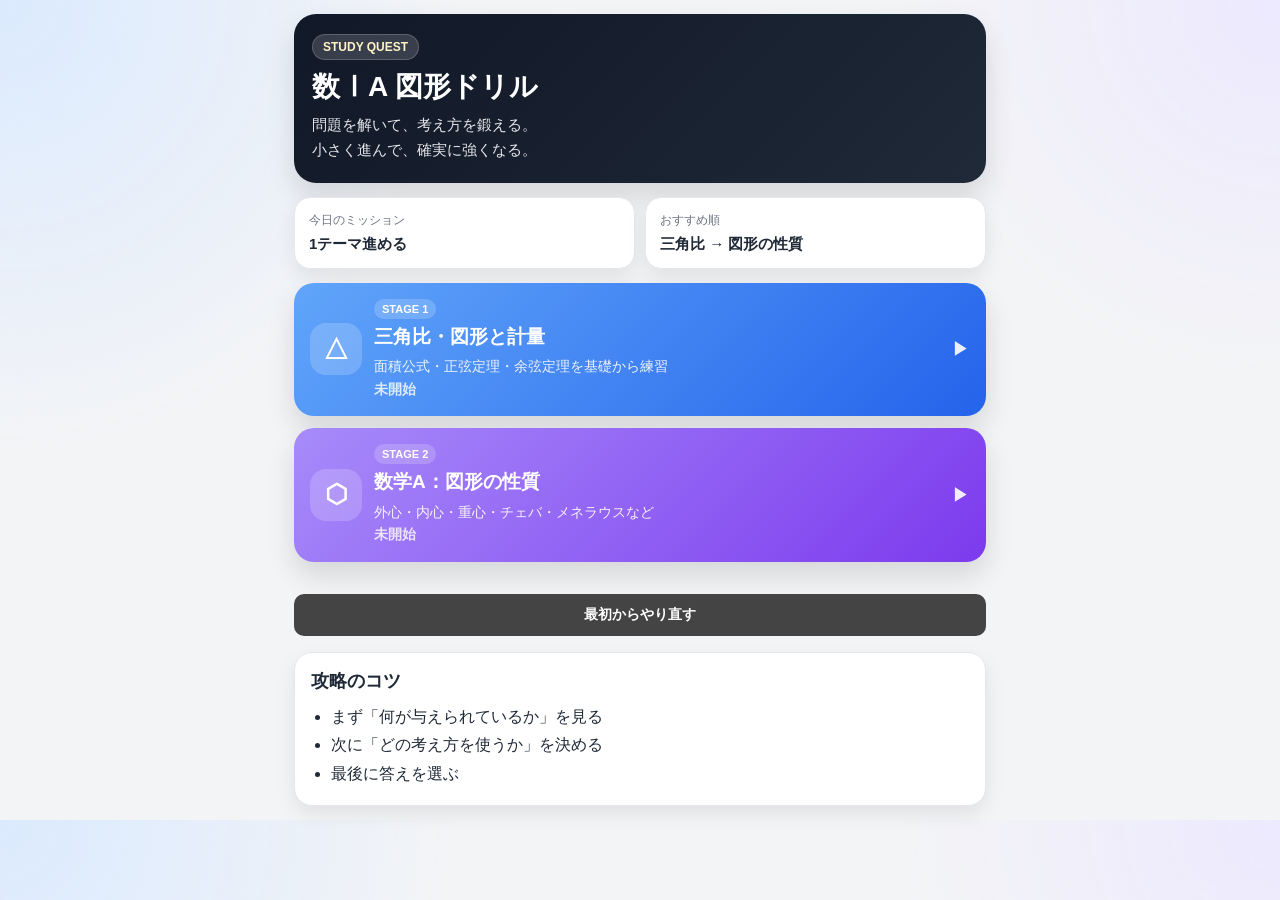
<file: index.html>
<!DOCTYPE html>
<html lang="ja">
<head>
  <meta charset="UTF-8">
  <meta name="viewport" content="width=device-width, initial-scale=1.0">
  <title>数ⅠA 図形ドリル</title>
  <link rel="stylesheet" href="./css/style.css">
</head>

<body class="theme-home">
  <main class="home">

    <header class="hero-header">
      <div class="hero-badge">STUDY QUEST</div>
      <h1>数ⅠA 図形ドリル</h1>
      <p class="hero-text">
        問題を解いて、考え方を鍛える。<br>
        小さく進んで、確実に強くなる。
      </p>
    </header>

    <section class="status-panel">
      <div class="status-card">
        <div class="status-label">今日のミッション</div>
        <div class="status-value">1テーマ進める</div>
      </div>

      <div class="status-card">
        <div class="status-label">おすすめ順</div>
        <div class="status-value">三角比 → 図形の性質</div>
      </div>
    </section>

    <section class="menu-grid">

      <a class="menu-card sankaku" href="./sankakuhi.html">
        <div class="card-icon">△</div>
        <div class="card-body">
          <div class="card-tag">STAGE 1</div>
          <h2>三角比・図形と計量</h2>
          <p>面積公式・正弦定理・余弦定理を基礎から練習</p>
          <p class="resume-text" id="resume-sankaku"></p>
        </div>
        <div class="card-arrow">▶</div>
      </a>
      <a class="menu-card zukei" href="./zukei-a.html">
        <div class="card-icon">⬡</div>
        <div class="card-body">
          <div class="card-tag">STAGE 2</div>
          <h2>数学A：図形の性質</h2>
          <p>外心・内心・重心・チェバ・メネラウスなど</p>
          <p class="resume-text" id="resume-zukei"></p>
        </div>
        <div class="card-arrow">▶</div>
      </a>
<button id="reset-all" class="reset-button">
  最初からやり直す
</button>
    </section>

    <section class="tip-panel">
      <h3>攻略のコツ</h3>
      <ul>
        <li>まず「何が与えられているか」を見る</li>
        <li>次に「どの考え方を使うか」を決める</li>
        <li>最後に答えを選ぶ</li>
      </ul>
    </section>

  </main>
  <script src="./js/home-progress.js"></script>
</body>
</html>
</file>
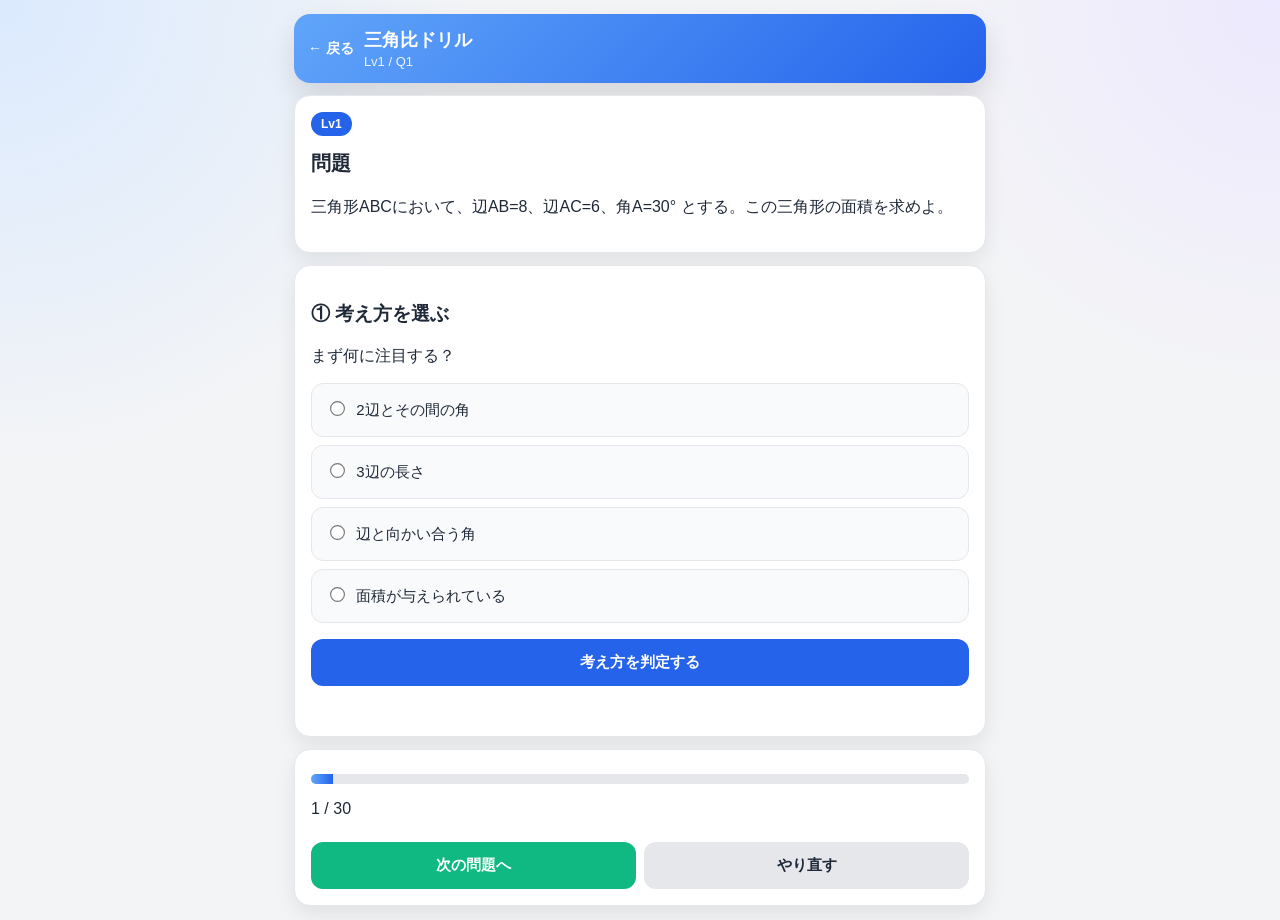
<file: sankakuhi.html>
<!DOCTYPE html>
<html lang="ja">
<head>
  <meta charset="UTF-8">
</title>  <meta name="viewport" content="width=device-width, initial-scale=1.0">
  <link rel="stylesheet" href="./css/style.css">
</head>

<body class="theme-sankaku">

  <main class="app-shell">

    <!-- ヘッダー -->
    <header class="topbar">
      <a class="back-link" href="./index.html">← 戻る</a>
      <div>
        <h1>三角比ドリル</h1>
        <p id="metaText">Lv1 / Q1</p>
      </div>
    </header>

    <!-- 問題 -->
    <section class="card question-card">
      <div class="pill" id="levelBadge">Lv1</div>
      <h2 id="questionTitle">問題</h2>
      <p id="questionText"></p>
    </section>

    <!-- 思考 -->
    <section class="card">
      <h3>① 考え方を選ぶ</h3>
      <p id="thinkingPrompt"></p>
      <div id="thinkingChoices" class="choice-list"></div>

      <button id="checkThinkingBtn" class="btn primary">
        考え方を判定する
      </button>

      <div id="thinkingResult" class="feedback"></div>
    </section>

    <!-- 答え -->
    <section class="card hidden" id="answerSection">
      <h3>② 答えを選ぶ</h3>
      <p id="answerPrompt"></p>
      <div id="answerChoices" class="choice-list"></div>

      <button id="checkAnswerBtn" class="btn primary">
        答えを判定する
      </button>

      <div id="answerResult" class="feedback"></div>
    </section>

    <!-- 進捗・操作 -->
    <section class="card footer-card">

      <div class="progress-wrap">
        <div class="progress-bar">
          <div id="progressFill" class="progress-fill"></div>
        </div>
        <p id="progressText">1 / 30</p>
      </div>

      <div class="button-row">
        <button id="nextBtn" class="btn secondary" disabled>
          次の問題へ
        </button>

        <button id="resetBtn" class="btn ghost">
          やり直す
        </button>
      </div>

    </section>

  </main>

  <!-- JS（順番重要） -->
  <script src="./js/questions-sankakuhi.js"></script>
  <script src="./js/app-sankakuhi.js"></script>

</body>
</html>
</file>
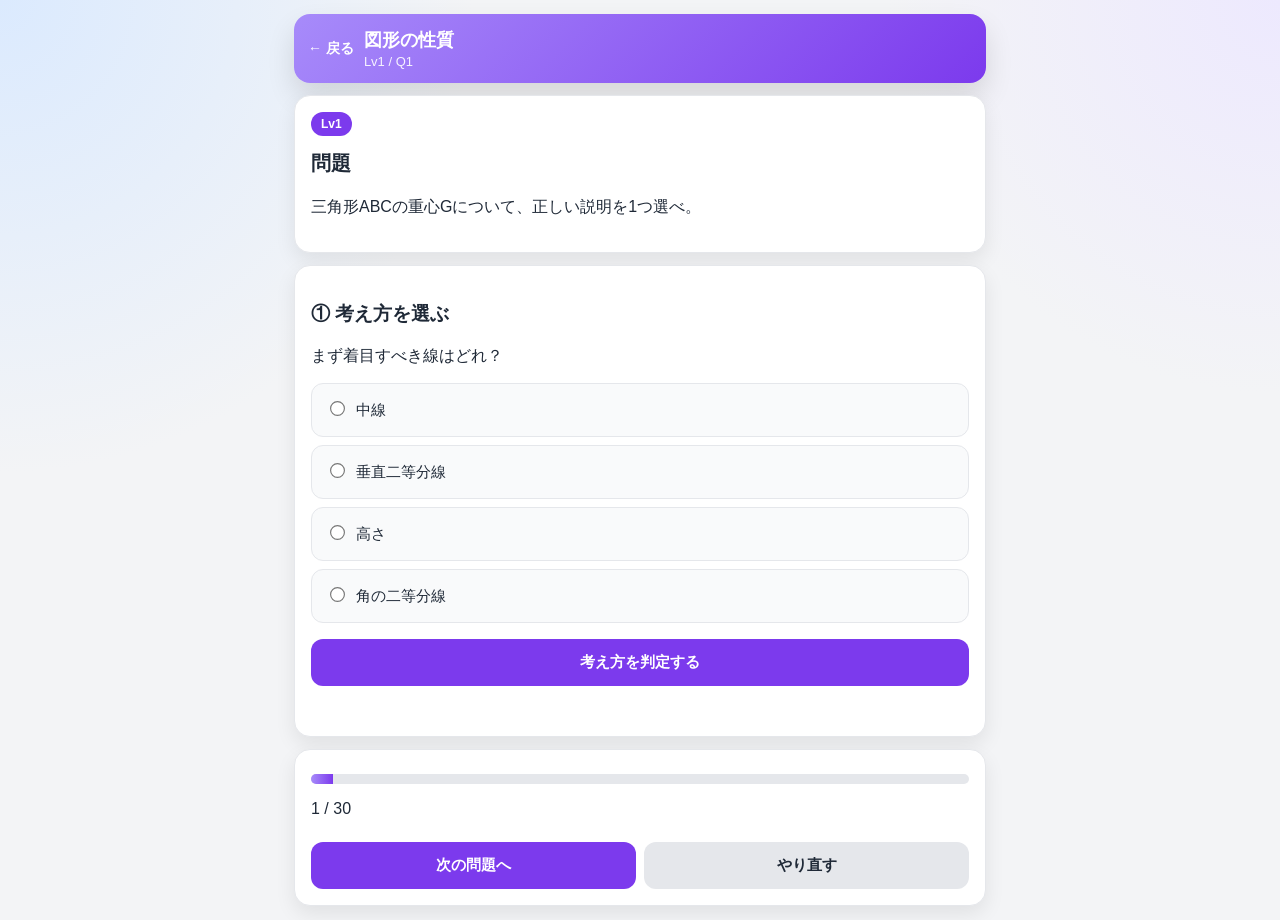
<file: zukei-a.html>
<!DOCTYPE html>
<html lang="ja">
<head>
  <meta charset="UTF-8">
  <meta name="viewport" content数学A 図形の性質</title>  <meta name="viewport" content="width=device-width, initial-scale=1.0">
  <link rel="stylesheet" href="./css/style.css">
</head>

<body class="theme-zukei">

  <main class="app-shell">

    <!-- ヘッダー -->
    <header class="topbar">
      <a href="./index.html" class="back-link">← 戻る</a>
      <div>
        <h1>図形の性質</h1>
        <p id="metaText">Lv1 / Q1</p>
      </div>
    </header>

    <!-- 問題カード -->
    <section class="card question-card">
      <div class="pill" id="levelBadge">Lv1</div>
      <h2 id="questionTitle">問題</h2>
      <p id="questionText"></p>
    </section>

    <!-- 思考ステップ -->
    <section class="card">
      <h3>① 考え方を選ぶ</h3>
      <p id="thinkingPrompt"></p>
      <div id="thinkingChoices" class="choice-list"></div>

      <button id="checkThinkingBtn" class="btn primary">
        考え方を判定する
      </button>

      <div id="thinkingResult" class="feedback"></div>
    </section>

    <!-- 答えステップ -->
    <section class="card hidden" id="answerSection">
      <h3>② 答えを選ぶ</h3>
      <p id="answerPrompt"></p>
      <div id="answerChoices" class="choice-list"></div>

      <button id="checkAnswerBtn" class="btn primary">
        答えを判定する
      </button>

      <div id="answerResult" class="feedback"></div>
    </section>

    <!-- フッター（進捗＋ボタン） -->
    <section class="card footer-card">

      <div class="progress-wrap">
        <div class="progress-bar">
          <div id="progressFill" class="progress-fill"></div>
        </div>
        <p id="progressText">1 / 10</p>
      </div>

      <div class="button-row">
        <button id="nextBtn" class="btn secondary" disabled>
          次の問題へ
        </button>

        <button id="resetBtn" class="btn ghost">
          やり直す
        </button>
      </div>

    </section>

  </main>

  <!-- JS（順番重要） -->
  <script src="./js/questions-zukei-a.js"></script>
  <script src="./js/app-zukei-a.js"></script>

</body>
</html>
</file>
<file: css/style.css>
/* =========================
   基本設定
========================= */
:root {
  --bg: #f3f4f6;
  --text: #1f2937;
  --sub: #6b7280;
  --white: #ffffff;
  --line: #e5e7eb;

  --blue-1: #60a5fa;
  --blue-2: #2563eb;

  --purple-1: #a78bfa;
  --purple-2: #7c3aed;

  --dark-1: #111827;
  --dark-2: #1f2937;

  --green: #10b981;
  --red: #ef4444;
  --yellow: #f59e0b;

  --shadow: 0 8px 20px rgba(0, 0, 0, 0.08);
  --shadow-strong: 0 14px 28px rgba(0, 0, 0, 0.12);
}

* {
  box-sizing: border-box;
}

body {
  margin: 0;
  font-family: -apple-system, BlinkMacSystemFont, "Segoe UI", "Hiragino Sans", sans-serif;
  background:
    radial-gradient(circle at top left, #dbeafe 0%, transparent 30%),
    radial-gradient(circle at top right, #ede9fe 0%, transparent 25%),
    var(--bg);
  color: var(--text);
}

/* =========================
   共通レイアウト
========================= */
.home,
.app-shell {
  max-width: 720px;
  margin: 0 auto;
  padding: 14px;
}

.hidden {
  display: none;
}

/* =========================
   トップページ
========================= */
.hero-header {
  background: linear-gradient(135deg, var(--dark-1), var(--dark-2));
  color: white;
  border-radius: 22px;
  padding: 20px 18px;
  box-shadow: var(--shadow-strong);
  margin-bottom: 14px;
}

.hero-badge {
  display: inline-block;
  background: rgba(255, 255, 255, 0.16);
  border: 1px solid rgba(255, 255, 255, 0.18);
  color: #fef3c7;
  border-radius: 999px;
  padding: 5px 10px;
  font-size: 12px;
  font-weight: 700;
  margin-bottom: 10px;
}

.hero-header h1 {
  margin: 0 0 8px;
  font-size: 28px;
  line-height: 1.2;
}

.hero-text {
  margin: 0;
  font-size: 15px;
  line-height: 1.7;
  color: #e5e7eb;
}

.status-panel {
  display: grid;
  grid-template-columns: 1fr 1fr;
  gap: 10px;
  margin-bottom: 14px;
}

.status-card {
  background: white;
  border-radius: 16px;
  padding: 14px;
  box-shadow: var(--shadow);
  border: 1px solid var(--line);
}

.status-label {
  font-size: 12px;
  color: var(--sub);
  margin-bottom: 6px;
}

.status-value {
  font-size: 15px;
  font-weight: 700;
}

.menu-grid {
  display: flex;
  flex-direction: column;
  gap: 12px;
}

.menu-card {
  display: flex;
  align-items: center;
  gap: 12px;
  text-decoration: none;
  color: white;
  padding: 16px;
  border-radius: 20px;
  box-shadow: var(--shadow-strong);
  transition: transform 0.18s ease, box-shadow 0.18s ease;
}

.menu-card:hover {
  transform: translateY(-2px);
}

.menu-card:active {
  transform: scale(0.98);
}

.menu-card.sankaku {
  background: linear-gradient(135deg, var(--blue-1), var(--blue-2));
}

.menu-card.zukei {
  background: linear-gradient(135deg, var(--purple-1), var(--purple-2));
}

.card-icon {
  width: 52px;
  height: 52px;
  min-width: 52px;
  border-radius: 16px;
  background: rgba(255, 255, 255, 0.18);
  display: flex;
  align-items: center;
  justify-content: center;
  font-size: 26px;
  font-weight: bold;
}

.card-body {
  flex: 1;
}

.card-tag {
  display: inline-block;
  background: rgba(255, 255, 255, 0.18);
  border-radius: 999px;
  padding: 4px 8px;
  font-size: 11px;
  font-weight: 700;
  margin-bottom: 6px;
}

.menu-card h2 {
  margin: 0 0 6px;
  font-size: 19px;
  line-height: 1.3;
}

.menu-card p {
  margin: 0;
  font-size: 14px;
  line-height: 1.6;
  color: rgba(255, 255, 255, 0.9);
}

.card-arrow {
  font-size: 18px;
  opacity: 0.9;
}

.tip-panel {
  margin-top: 16px;
  background: white;
  border-radius: 18px;
  padding: 16px;
  box-shadow: var(--shadow);
  border: 1px solid var(--line);
}

.tip-panel h3 {
  margin: 0 0 10px;
  font-size: 18px;
}

.tip-panel ul {
  margin: 0;
  padding-left: 20px;
  line-height: 1.8;
  color: var(--text);
}

/* =========================
   学習ページ共通
========================= */
.topbar {
  display: flex;
  align-items: center;
  gap: 10px;
  color: white;
  padding: 14px;
  border-radius: 16px;
  margin-bottom: 12px;
  box-shadow: var(--shadow-strong);
}

.topbar h1 {
  margin: 0;
  font-size: 18px;
}

.topbar p {
  margin: 2px 0 0;
  font-size: 13px;
  color: rgba(255, 255, 255, 0.9);
}

.back-link {
  color: white;
  text-decoration: none;
  font-size: 14px;
  font-weight: 700;
  white-space: nowrap;
}

.card {
  background: white;
  padding: 16px;
  margin-top: 12px;
  border-radius: 16px;
  box-shadow: var(--shadow);
  border: 1px solid var(--line);
}

.question-card h2 {
  margin: 6px 0;
  font-size: 20px;
}

#questionText {
  font-size: 16px;
  line-height: 1.7;
}

.pill {
  display: inline-block;
  color: white;
  padding: 5px 10px;
  border-radius: 999px;
  font-size: 12px;
  font-weight: 700;
  margin-bottom: 8px;
}

.choice-item {
  margin-bottom: 8px;
}

.choice-item label {
  display: block;
  padding: 14px;
  border-radius: 12px;
  border: 1px solid var(--line);
  background: #f9fafb;
  cursor: pointer;
  transition: all 0.18s ease;
  font-size: 15px;
  line-height: 1.6;
}

.choice-item label:hover {
  background: #eef2ff;
}

.choice-item label:active {
  transform: scale(0.98);
}

.choice-item input {
  margin-right: 8px;
  transform: scale(1.15);
}

.btn {
  width: 100%;
  padding: 14px;
  border-radius: 12px;
  border: none;
  font-weight: 700;
  font-size: 15px;
  margin-top: 8px;
  cursor: pointer;
  transition: transform 0.15s ease, opacity 0.15s ease;
}

.btn:active {
  transform: scale(0.98);
}

.btn.primary {
  color: white;
}

.btn.secondary {
  color: white;
}

.btn.ghost {
  background: #e5e7eb;
  color: var(--text);
}

.feedback {
  margin-top: 10px;
  padding: 12px;
  border-radius: 12px;
  font-size: 14px;
  line-height: 1.7;
}

.feedback.ok {
  background: #d1fae5;
  color: #065f46;
}

.feedback.ng {
  background: #fee2e2;
  color: #7f1d1d;
}

.progress-wrap {
  margin-top: 8px;
}

.progress-bar {
  width: 100%;
  height: 10px;
  background: #e5e7eb;
  border-radius: 999px;
  overflow: hidden;
}

.progress-fill {
  height: 100%;
  transition: width 0.3s ease;
}

.button-row {
  display: flex;
  gap: 8px;
  margin-top: 10px;
}

/* =========================
   テーマ色
========================= */
.theme-home .topbar {
  background: #374151;
}

.theme-sankaku .topbar {
  background: linear-gradient(135deg, var(--blue-1), var(--blue-2));
}

.theme-sankaku .pill {
  background: var(--blue-2);
}

.theme-sankaku .progress-fill {
  background: linear-gradient(90deg, var(--blue-1), var(--blue-2));
}

.theme-sankaku .btn.primary {
  background: var(--blue-2);
}

.theme-sankaku .btn.secondary {
  background: var(--green);
}

.theme-zukei .topbar {
  background: linear-gradient(135deg, var(--purple-1), var(--purple-2));
}

.theme-zukei .pill {
  background: var(--purple-2);
}

.theme-zukei .progress-fill {
  background: linear-gradient(90deg, var(--purple-1), var(--purple-2));
}

.theme-zukei .btn.primary {
  background: var(--purple-2);
}

.theme-zukei .btn.secondary {
  background: #7c3aed;
}

/* =========================
   スマホ最適化
========================= */
@media (max-width: 480px) {
  .home,
  .app-shell {
    padding: 12px;
  }

  .hero-header {
    padding: 18px 16px;
  }

  .hero-header h1 {
    font-size: 24px;
  }

  .status-panel {
    grid-template-columns: 1fr;
  }

  .menu-card {
    padding: 14px;
    gap: 10px;
  }

  .card-icon {
    width: 46px;
    height: 46px;
    min-width: 46px;
    font-size: 22px;
  }

  .menu-card h2 {
    font-size: 17px;
  }

  .menu-card p {
    font-size: 13px;
  }

  .button-row {
    flex-direction: column;
  }

  .btn {
    font-size: 16px;
  }
}
.resume-text {
  margin-top: 6px;
  font-size: 13px;
  font-weight: bold;
  opacity: 0.9;
}
.reset-button {
  margin-top: 20px;
  padding: 12px;
  width: 100%;
  border: none;
  border-radius: 10px;
  background: #444;
  color: white;
  font-size: 14px;
  font-weight: bold;
}

.reset-button:active {
  background: #222;
}
</file>
